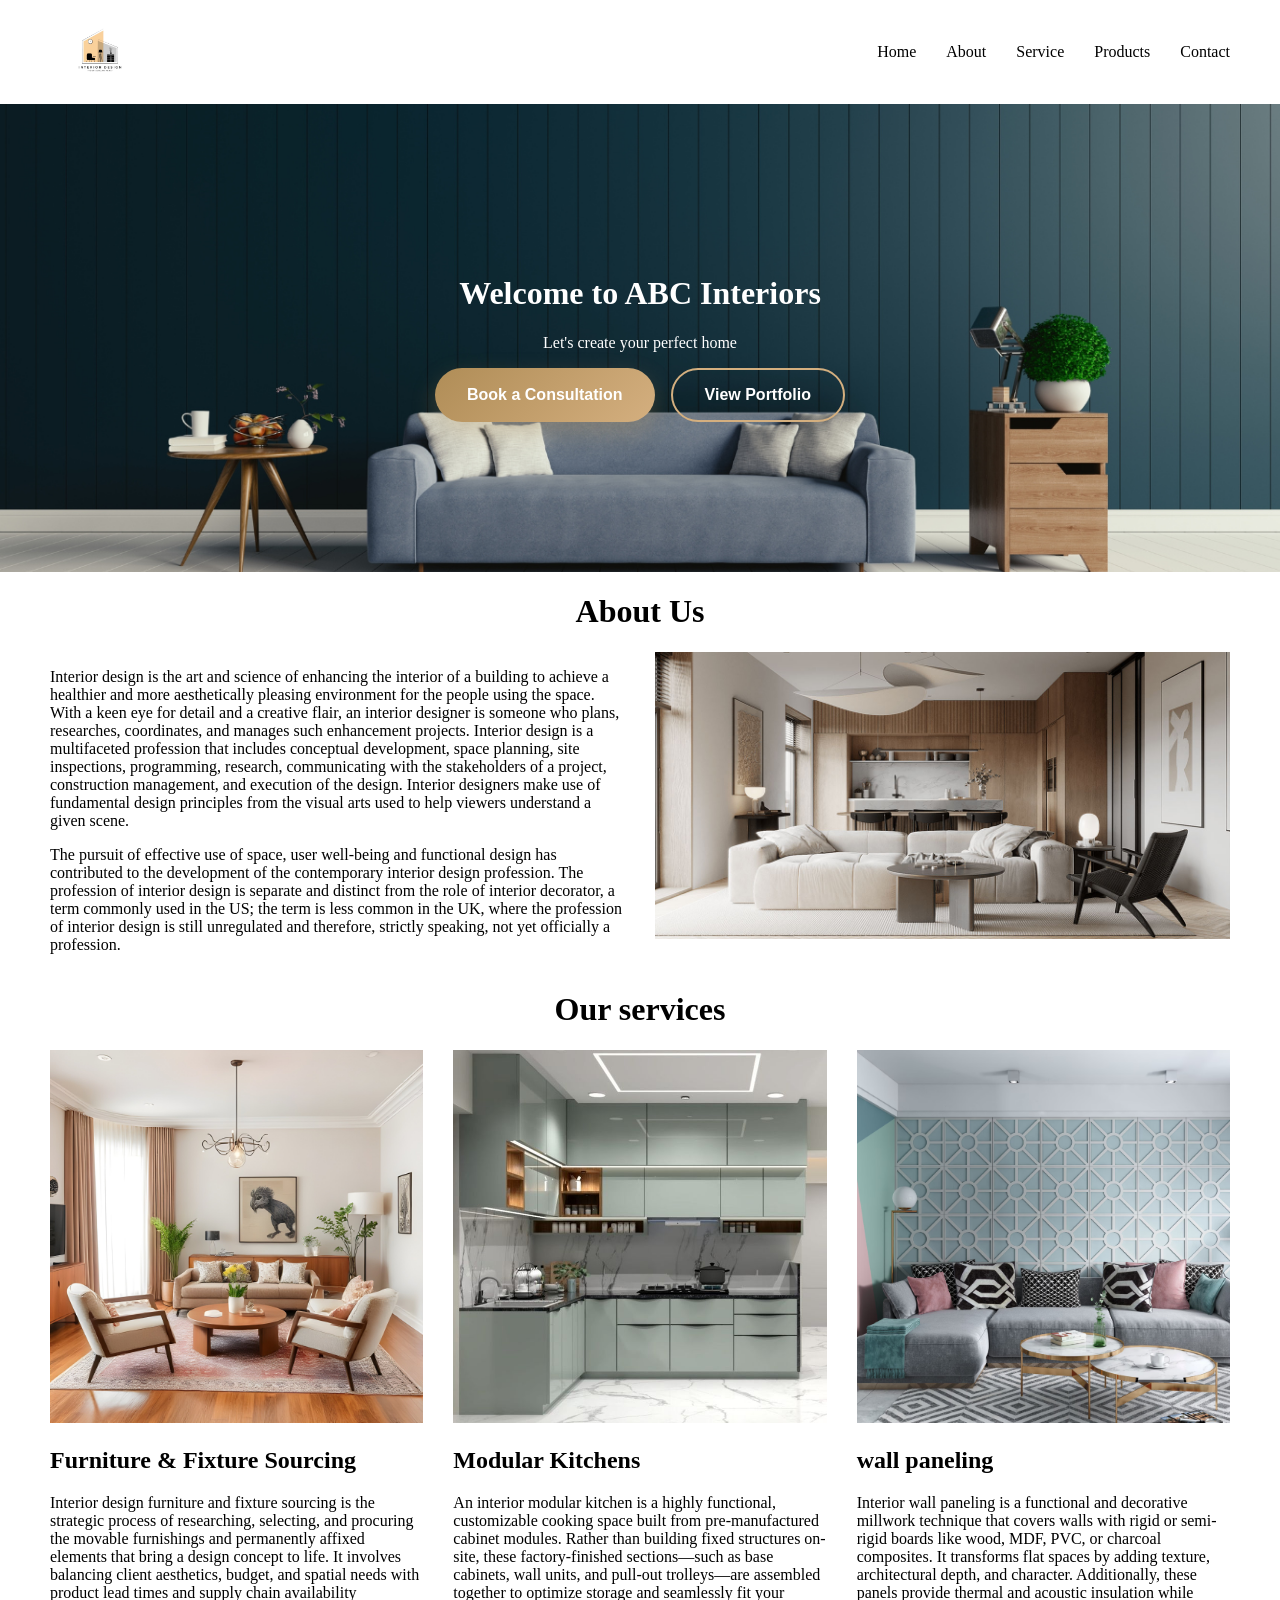
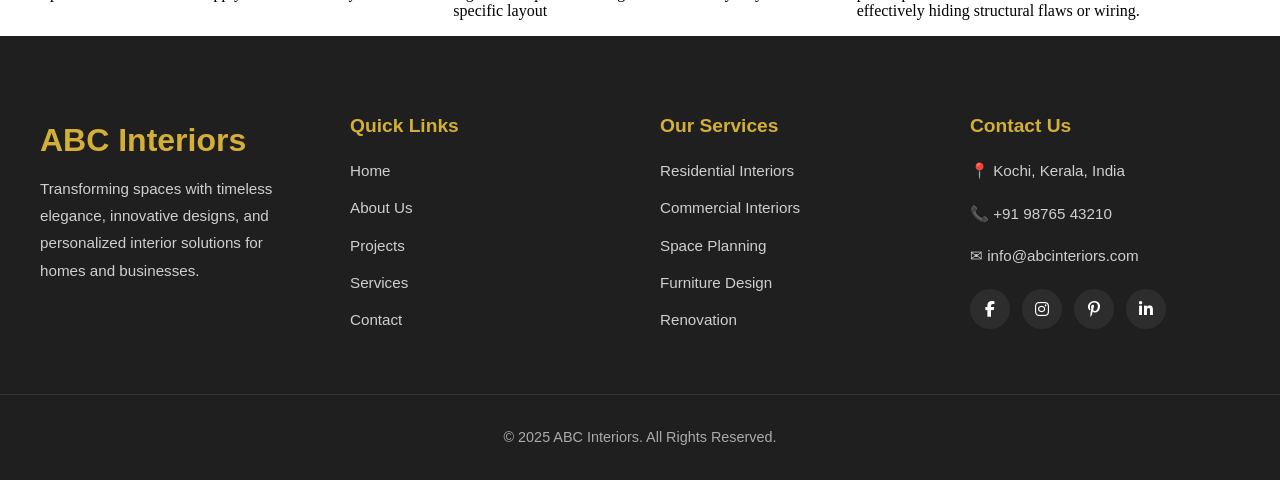
<file: index.html>
<!DOCTYPE html>
<html lang="en">
<head>
	<meta charset="UTF-8">
	<meta name="viewport" content="width=device-width, initial-scale=1.0">
	<title>Home page</title>
 	<link rel="stylesheet" href="styles.css">
	
</head>
<body >
	<header>
		<div class="logo-box">
			<img src="LOGO1.avif" alt="" id="logo-image">
		</div>
		<div class="link-box">
			<ul>
				<li><a href="index.html">Home</a></li>
				<li><a href="about.html">About</a></li>
				<li><a href="#">Service</a></li>
				<li><a href="#">Products</a></li>
				<li><a href="#">Contact</a></li>
			</ul>
		</div>
	</header>

<div id="hero">
<h1>Welcome to ABC Interiors</h1>
<p>Let's create your perfect home</p>
<div class="cta-container">
  <a href="#consultation" class="cta-btn primary">
    Book a Consultation
  </a>

  <a href="#portfolio" class="cta-btn secondary">
    View Portfolio
  </a>
</div>
</div>
<div>
	<h1 class="sec-title">About Us</h1>
</div>
<div id="about-box">
	<div id="about-text-box">
		<p>Interior design is the art and science of enhancing the interior of a building to achieve a healthier and more aesthetically pleasing environment for the people using the space. With a keen eye for detail and a creative flair, an interior designer is someone who plans, researches, coordinates, and manages such enhancement projects. Interior design is a multifaceted profession that includes conceptual development, space planning, site inspections, programming, research, communicating with the stakeholders of a project, construction management, and execution of the design. Interior designers make use of fundamental design principles from the visual arts used to help viewers understand a given scene.</p>
		<p>The pursuit of effective use of space, user well-being and functional design has contributed to the development of the contemporary interior design profession. The profession of interior design is separate and distinct from the role of interior decorator, a term commonly used in the US; the term is less common in the UK, where the profession of interior design is still unregulated and therefore, strictly speaking, not yet officially a profession.</p>
	</div>
	<div id="about-image-box">
		<img src="About us.jpg" id="about-image">
	</div>
</div>
<div>
	<h1 class="sec-title">Our services</h1>
</div>
<div id="services-box">
	<div class="service-box">
		<img src="service.jpeg" class="service-image">
		<h2>Furniture & Fixture Sourcing</h2>
		<p>Interior design furniture and fixture sourcing is the strategic process of researching, selecting, and procuring the movable furnishings and permanently affixed elements that bring a design concept to life. It involves balancing client aesthetics, budget, and spatial needs with product lead times and supply chain availability</p>
	</div>
	<div class="service-box">
		<img src="service 2.jpeg" class="service-image">
		<h2>Modular Kitchens</h2>
		<p>An interior modular kitchen is a highly functional, customizable cooking space built from pre-manufactured cabinet modules. Rather than building fixed structures on-site, these factory-finished sections—such as base cabinets, wall units, and pull-out trolleys—are assembled together to optimize storage and seamlessly fit your specific layout</p>
	</div>
	<div class="service-box">
		<img src="service 3.avif" class="service-image">
		<h2>wall paneling</h2>
		<p>Interior wall paneling is a functional and decorative millwork technique that covers walls with rigid or semi-rigid boards like wood, MDF, PVC, or charcoal composites. It transforms flat spaces by adding texture, architectural depth, and character. Additionally, these panels provide thermal and acoustic insulation while effectively hiding structural flaws or wiring.</p>
	</div>
	</div>
	<footer class="footer">
    <div class="footer-container">

        <!-- Company Info -->
        <div class="footer-section">
            <h2 class="logo">ABC Interiors</h2>
            <p>
                Transforming spaces with timeless elegance, innovative designs,
                and personalized interior solutions for homes and businesses.
            </p>
        </div>

        <!-- Quick Links -->
        <div class="footer-section">
            <h3>Quick Links</h3>
            <ul>
                <li><a href="#">Home</a></li>
                <li><a href="#">About Us</a></li>
                <li><a href="#">Projects</a></li>
                <li><a href="#">Services</a></li>
                <li><a href="#">Contact</a></li>
            </ul>
        </div>

        <!-- Services -->
        <div class="footer-section">
            <h3>Our Services</h3>
            <ul>
                <li><a href="#">Residential Interiors</a></li>
                <li><a href="#">Commercial Interiors</a></li>
                <li><a href="#">Space Planning</a></li>
                <li><a href="#">Furniture Design</a></li>
                <li><a href="#">Renovation</a></li>
            </ul>
        </div>

        <!-- Contact -->
        <div class="footer-section">
            <h3>Contact Us</h3>
            <p>📍 Kochi, Kerala, India</p>
            <p>📞 +91 98765 43210</p>
            <p>✉ info@abcinteriors.com</p>

            <div class="social-icons">
                <a href="#"><i class="fab fa-facebook-f"></i></a>
                <a href="#"><i class="fab fa-instagram"></i></a>
                <a href="#"><i class="fab fa-pinterest-p"></i></a>
                <a href="#"><i class="fab fa-linkedin-in"></i></a>
            </div>
        </div>

    </div>

    <div class="footer-bottom">
        <p>&copy; 2025 ABC Interiors. All Rights Reserved.</p>
    </div>
</footer>

<!-- Font Awesome -->
<link rel="stylesheet" href="https://cdnjs.cloudflare.com/ajax/libs/font-awesome/6.5.1/css/all.min.css">


</body>
</html>
</file>
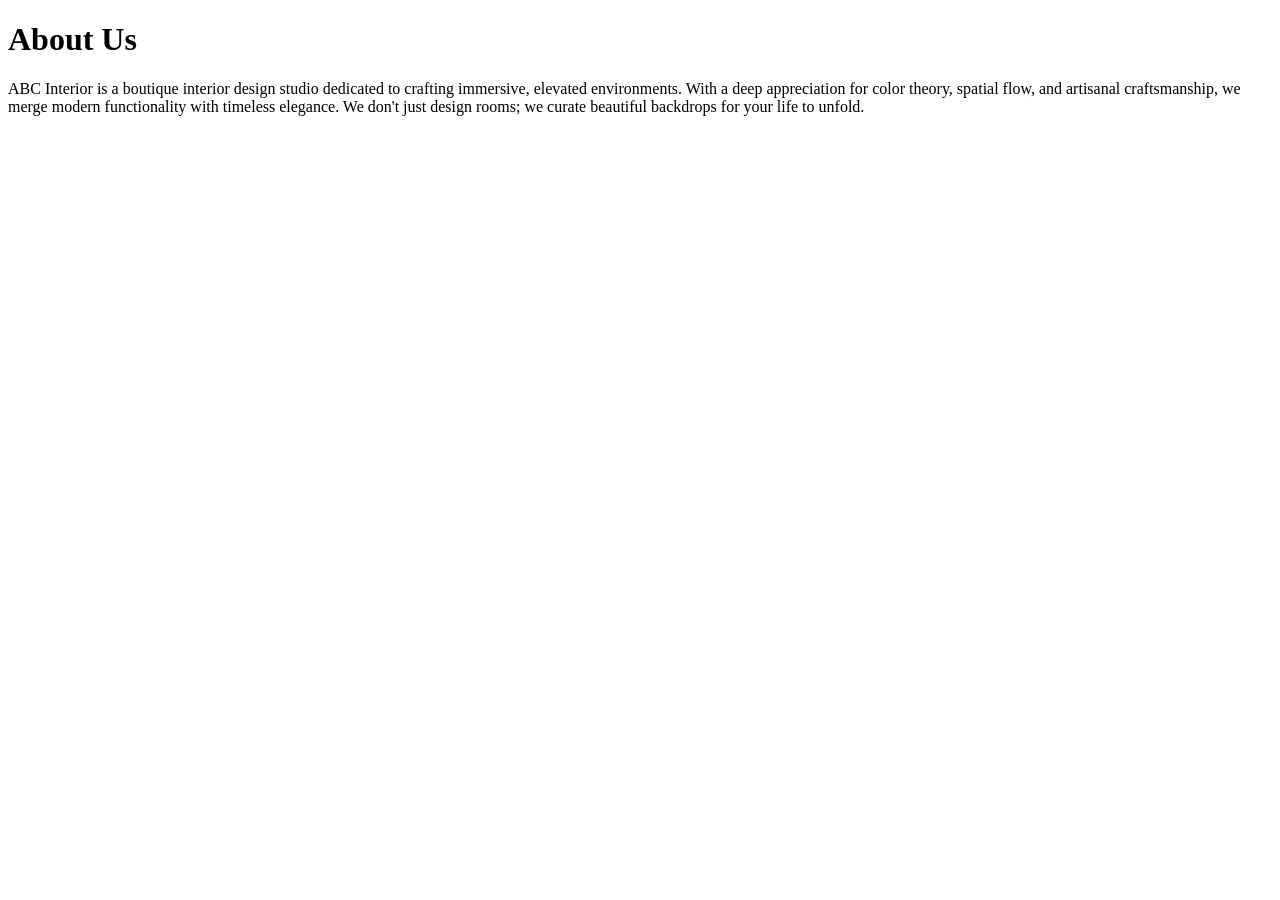
<file: about.html>
<!DOCTYPE html>
<html lang="en">
<head>
    <meta charset="UTF-8">
    <meta name="viewport" content="width=device-width, initial-scale=1.0">
    <title>About page</title>
</head>
<body>
    <h1>About Us</h1>
    <p>ABC Interior is a boutique interior design studio dedicated to crafting immersive, elevated environments. With a deep appreciation for color theory, spatial flow, and artisanal craftsmanship, we merge modern functionality with timeless elegance. We don't just design rooms; we curate beautiful backdrops for your life to unfold.</p>
</body>
</html>
</file>
<file: styles.css>
body{
			margin:0px;	
		}
		ul{
			margin: 0px;
			padding: 0px;
		}
		/*header*/
		header{
			display: flex;
			justify-content: space-between;
			align-items: center;
			padding: 0px 50px;
		}
		img#logo-image{    
			height: 100px;
		}
		.link-box ul{
			display: flex;
			list-style-type: none;
			gap: 30px;
		}
		.link-box ul li a{
			text-decoration: none;
			color: black;
		}
		.link-box ul li a:hover{
			color: blue;
			text-decoration: underline;
		}

		@media (max-width: 768px){
			header{
			flex-wrap: wrap;
			justify-content: center;
			align-items: center;
			padding: 0px 15px;
		}
		.link-box ul{
			margin-bottom: 20px;
		}
		}
		/* HERO SECTION */
		#hero{
			/* background-color:indigo; */
			background-image: url(hero.bg..png);
			background-size: cover;
			background-position: center;
			color:white;
			padding: 150px 50px;
			text-align: center;
			
		}
		.sec-title{
			text-align:center;
		}
		@media (max-width: 768px){
			#hero{
				padding:50px 15px;
				 text-align: center;
			}
		}

		/* ABOUT section */
		#about-box{
			display:flex;
			 padding:0px 50px; 
			 gap:30px;
		}
		#about-text-box{
			width:50%;
		}
		#about-image-box{
			width:50%;
		}
		#about-image{
			width:100%;
		}
		@media (max-width: 768px){
			#about-box{
			 padding:0px 15px; 
			flex-wrap: wrap;
			}	
			#about-text-box,#about-image-box{
				width: 100%;
			}
			#about-text-box{
			text-align: justify;
		}
		}
			

		 /* services section */
        #services-box{
            padding:0px 50px;
            display:flex;
            gap:30px;
        }
        .service-box{
            width:33.33%;
        }
        .service-image{
            width:100%;
        }
		@media (max-width: 768px){
		 #services-box{
            padding:0px 15px;
           flex-wrap: wrap;
        }	
		 .service-box{
            width:100%;
        }
		}

		/* cta button */
		.cta-container {
		  display: flex;
		  gap: 16px;
		  flex-wrap: wrap;
		  justify-content: center;
}

.cta-btn {
  display: inline-flex;
  align-items: center;
  justify-content: center;
  padding: 16px 32px;
  border-radius: 50px;
  font-family: "Poppins", sans-serif;
  font-size: 16px;
  font-weight: 600;
  text-decoration: none;
  transition: all 0.3s ease;
  cursor: pointer;
}

/* Consultation Button */
.cta-btn.primary {
  background: linear-gradient(135deg, #b08d57, #d4af7f);
  color: #ffffff;
  box-shadow: 0 10px 25px rgba(176, 141, 87, 0.3);
}

.cta-btn.primary:hover {
  transform: translateY(-3px);
  box-shadow: 0 15px 30px rgba(176, 141, 87, 0.4);
}

/* Portfolio Button */
.cta-btn.secondary {
  background: transparent;
  color: #ffffff;
  border: 2px solid #d4af7f;
}

.cta-btn.secondary:hover {
  background: #d4af7f;
  color: #ffffff;
  transform: translateY(-3px);
}
/* footer */
.footer {
    background: #1f1f1f;
    color: #f5f5f5;
    padding-top: 60px;
    font-family: 'Poppins', sans-serif;
}

.footer-container {
    max-width: 1200px;
    margin: auto;
    padding: 0 30px;
    display: grid;
    grid-template-columns: repeat(auto-fit, minmax(220px, 1fr));
    gap: 40px;
}

.footer-section h3 {
    margin-bottom: 20px;
    color: #d4af37;
    font-size: 1.2rem;
}

.logo {
    color: #d4af37;
    margin-bottom: 15px;
    font-size: 2rem;
    font-weight: 700;
}

.footer-section p,
.footer-section li {
    color: #cfcfcf;
    line-height: 1.8;
    font-size: 0.95rem;
}

.footer-section ul {
    list-style: none;
    padding: 0;
}

.footer-section ul li {
    margin-bottom: 10px;
}

.footer-section a {
    color: #cfcfcf;
    text-decoration: none;
    transition: all 0.3s ease;
}

.footer-section a:hover {
    color: #d4af37;
    padding-left: 5px;
}

.social-icons {
    margin-top: 20px;
    display: flex;
    gap: 12px;
}

.social-icons a {
    width: 40px;
    height: 40px;
    background: #2d2d2d;
    display: flex;
    align-items: center;
    justify-content: center;
    border-radius: 50%;
    color: #fff;
    transition: 0.3s;
}

.social-icons a:hover {
    background: #d4af37;
    color: #1f1f1f;
    transform: translateY(-3px);
}

.footer-bottom {
    margin-top: 50px;
    border-top: 1px solid rgba(255,255,255,0.1);
    text-align: center;
    padding: 20px;
}

.footer-bottom p {
    color: #aaa;
    font-size: 0.9rem;
}

/* Responsive */
@media (max-width: 768px) {
    .footer {
        text-align: center;
    }

    .social-icons {
        justify-content: center;
    }
}
</file>
